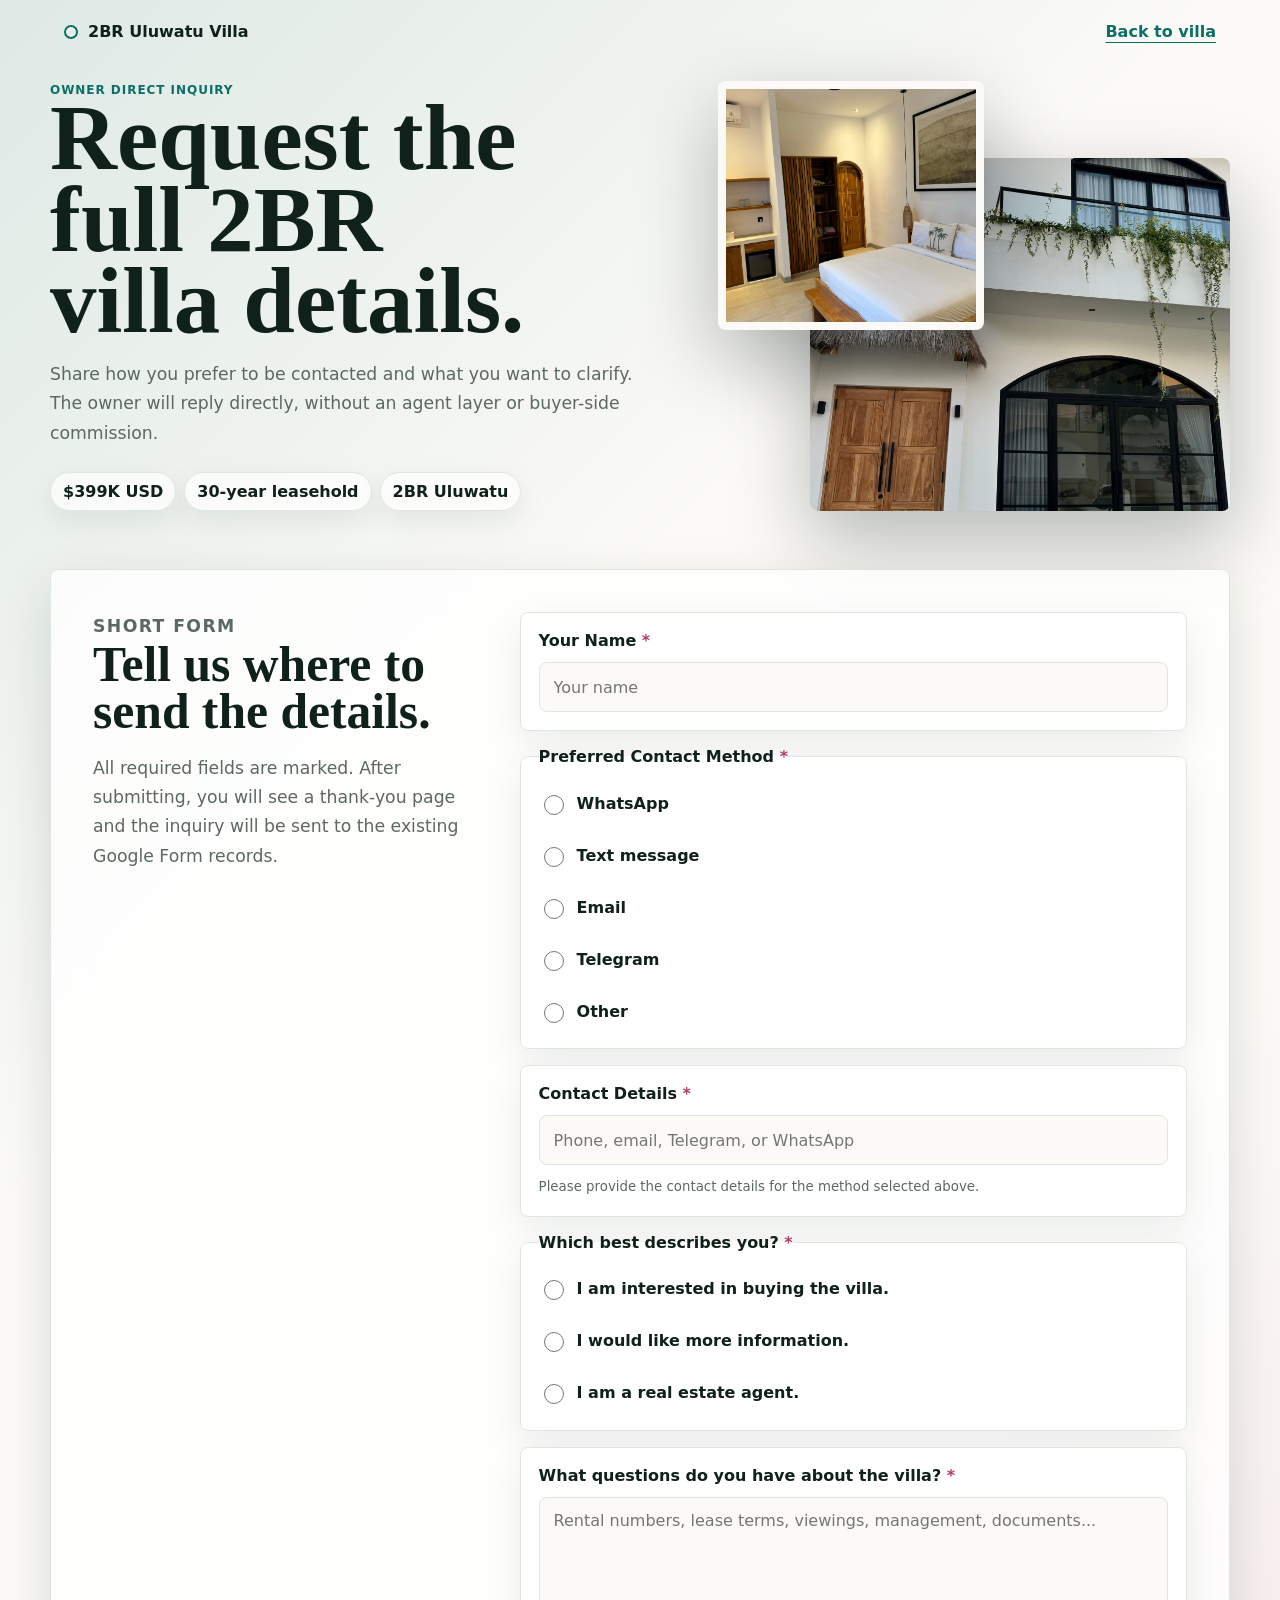
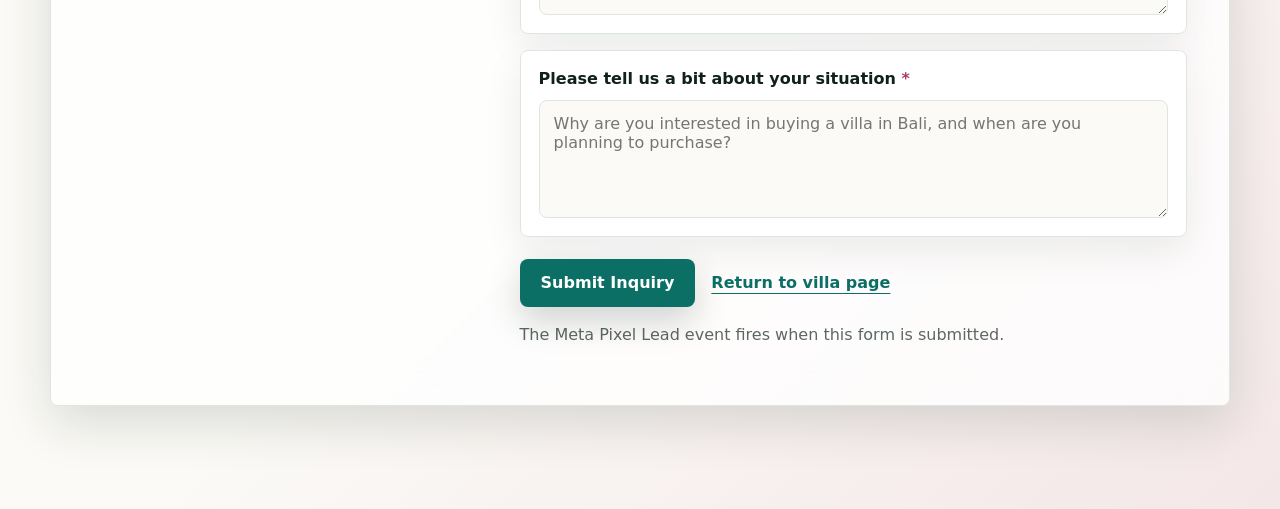
<file: inquiry.html>
<!doctype html>
<html lang="en">
  <head>
    <meta charset="utf-8">
    <meta name="viewport" content="width=device-width, initial-scale=1">
    <meta name="description" content="Request direct details for the 2BR Uluwatu leasehold villa.">
    <meta property="og:title" content="Request Details - 2BR Uluwatu Villa">
    <meta property="og:description" content="Send a direct inquiry to the owner of the 2BR Uluwatu villa.">
    <meta property="og:image" content="assets/images/villa-13.jpg">
    <title>Request Details - 2BR Uluwatu Villa</title>
    <!-- Meta Pixel Code -->
    <script>
      !function(f,b,e,v,n,t,s)
      {if(f.fbq)return;n=f.fbq=function(){n.callMethod?
      n.callMethod.apply(n,arguments):n.queue.push(arguments)};
      if(!f._fbq)f._fbq=n;n.push=n;n.loaded=!0;n.version='2.0';
      n.queue=[];t=b.createElement(e);t.async=!0;
      t.src=v;s=b.getElementsByTagName(e)[0];
      s.parentNode.insertBefore(t,s)}(window, document,'script',
      'https://connect.facebook.net/en_US/fbevents.js');
      fbq('init', '901657809668723');
      fbq('track', 'PageView');
    </script>
    <!-- End Meta Pixel Code -->
    <link rel="icon" href="data:image/svg+xml,%3Csvg xmlns='http://www.w3.org/2000/svg' viewBox='0 0 64 64'%3E%3Ccircle cx='32' cy='32' r='28' fill='%230b6f66'/%3E%3Cpath d='M21 37c7-16 23-19 25-19-4 15-12 25-25 19z' fill='%23ffffff'/%3E%3C/svg%3E">
    <link rel="preload" as="image" href="assets/images/villa-13.jpg">
    <link rel="stylesheet" href="styles.css">
  </head>
  <body class="form-page">
    <noscript>
      <img height="1" width="1" style="display:none" src="https://www.facebook.com/tr?id=901657809668723&ev=PageView&noscript=1" alt="">
    </noscript>
    <header class="form-header" aria-label="Inquiry page">
      <a class="brand" href="index.html" aria-label="Back to villa landing">
        <span class="brand-mark" aria-hidden="true"></span>
        <span>2BR Uluwatu Villa</span>
      </a>
      <a class="text-link form-header-link" href="index.html">Back to villa</a>
    </header>

    <main class="inquiry-shell">
      <section class="inquiry-hero" aria-labelledby="inquiry-title">
        <div class="inquiry-copy">
          <p class="section-kicker">Owner direct inquiry</p>
          <h1 id="inquiry-title">Request the full 2BR villa details.</h1>
          <p>Share how you prefer to be contacted and what you want to clarify. The owner will reply directly, without an agent layer or buyer-side commission.</p>
          <div class="inquiry-facts" aria-label="Villa facts">
            <span>$399K USD</span>
            <span>30-year leasehold</span>
            <span>2BR Uluwatu</span>
          </div>
        </div>
        <div class="inquiry-media" aria-hidden="true">
          <img src="assets/images/villa-13.jpg" alt="">
          <img src="assets/images/second-bedroom-suite.jpg" alt="">
        </div>
      </section>

      <section class="inquiry-card" aria-labelledby="form-title">
        <div class="form-intro">
          <p class="section-kicker">Short form</p>
          <h2 id="form-title">Tell us where to send the details.</h2>
          <p>All required fields are marked. After submitting, you will see a thank-you page and the inquiry will be sent to the existing Google Form records.</p>
        </div>

        <form
          class="lead-form"
          id="villaInquiryForm"
          action="https://docs.google.com/forms/d/e/1FAIpQLSfPAmbdOsrtb-st2rsuR32dxa7dJsZbyQLRtzg9UUV_Bygfag/formResponse"
          method="POST"
          target="googleFormTarget"
        >
          <input type="hidden" name="fvv" value="1">
          <input type="hidden" name="pageHistory" value="0">
          <input type="hidden" name="fbzx" value="6039802951152467983">

          <label class="form-field">
            <span>Your Name <b>*</b></span>
            <input type="text" name="entry.2094615768" autocomplete="name" required placeholder="Your name">
          </label>

          <fieldset class="form-field option-field">
            <legend>Preferred Contact Method <b>*</b></legend>
            <label><input type="radio" name="entry.1950450755" value="WhatsApp" required> <span>WhatsApp</span></label>
            <label><input type="radio" name="entry.1950450755" value="Text message"> <span>Text message</span></label>
            <label><input type="radio" name="entry.1950450755" value="Email"> <span>Email</span></label>
            <label><input type="radio" name="entry.1950450755" value="Telegram"> <span>Telegram</span></label>
            <label><input type="radio" name="entry.1950450755" value="Other"> <span>Other</span></label>
          </fieldset>

          <label class="form-field">
            <span>Contact Details <b>*</b></span>
            <input type="text" name="entry.620674297" autocomplete="email tel" required placeholder="Phone, email, Telegram, or WhatsApp">
            <small>Please provide the contact details for the method selected above.</small>
          </label>

          <fieldset class="form-field option-field">
            <legend>Which best describes you? <b>*</b></legend>
            <label><input type="radio" name="entry.636507645" value="I am interested in buying the villa." required> <span>I am interested in buying the villa.</span></label>
            <label><input type="radio" name="entry.636507645" value="I would like more information."> <span>I would like more information.</span></label>
            <label><input type="radio" name="entry.636507645" value="I am a real estate agent."> <span>I am a real estate agent.</span></label>
          </fieldset>

          <label class="form-field">
            <span>What questions do you have about the villa? <b>*</b></span>
            <textarea name="entry.1315042934" required placeholder="Rental numbers, lease terms, viewings, management, documents..."></textarea>
          </label>

          <label class="form-field">
            <span>Please tell us a bit about your situation <b>*</b></span>
            <textarea name="entry.1502474641" required placeholder="Why are you interested in buying a villa in Bali, and when are you planning to purchase?"></textarea>
          </label>

          <div class="form-actions">
            <button class="button button-primary" type="submit">Submit Inquiry</button>
            <a class="text-link" href="index.html">Return to villa page</a>
          </div>
          <p class="form-note">The Meta Pixel Lead event fires when this form is submitted.</p>
        </form>
        <iframe class="hidden-frame" name="googleFormTarget" title="Google Form submission"></iframe>
      </section>
    </main>

    <script src="form.js"></script>
  </body>
</html>
</file>
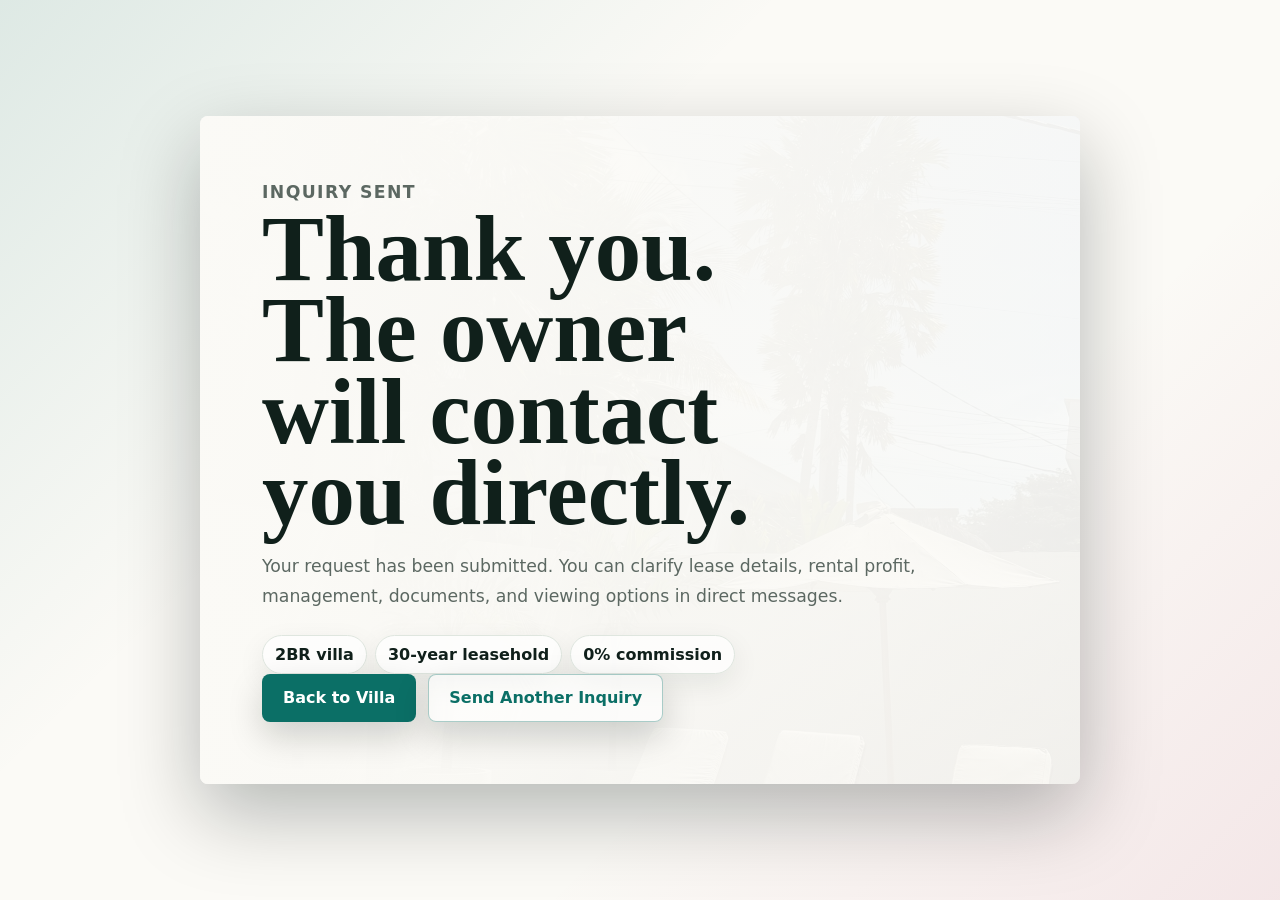
<file: thank-you.html>
<!doctype html>
<html lang="en">
  <head>
    <meta charset="utf-8">
    <meta name="viewport" content="width=device-width, initial-scale=1">
    <meta name="description" content="Thank you for requesting details about the 2BR Uluwatu villa.">
    <meta property="og:title" content="Thank You - 2BR Uluwatu Villa">
    <meta property="og:description" content="Your direct inquiry for the 2BR Uluwatu villa has been sent.">
    <meta property="og:image" content="assets/images/villa-13.jpg">
    <title>Thank You - 2BR Uluwatu Villa</title>
    <!-- Meta Pixel Code -->
    <script>
      !function(f,b,e,v,n,t,s)
      {if(f.fbq)return;n=f.fbq=function(){n.callMethod?
      n.callMethod.apply(n,arguments):n.queue.push(arguments)};
      if(!f._fbq)f._fbq=n;n.push=n;n.loaded=!0;n.version='2.0';
      n.queue=[];t=b.createElement(e);t.async=!0;
      t.src=v;s=b.getElementsByTagName(e)[0];
      s.parentNode.insertBefore(t,s)}(window, document,'script',
      'https://connect.facebook.net/en_US/fbevents.js');
      fbq('init', '901657809668723');
      fbq('track', 'PageView');
    </script>
    <!-- End Meta Pixel Code -->
    <link rel="icon" href="data:image/svg+xml,%3Csvg xmlns='http://www.w3.org/2000/svg' viewBox='0 0 64 64'%3E%3Ccircle cx='32' cy='32' r='28' fill='%230b6f66'/%3E%3Cpath d='M21 37c7-16 23-19 25-19-4 15-12 25-25 19z' fill='%23ffffff'/%3E%3C/svg%3E">
    <link rel="stylesheet" href="styles.css">
  </head>
  <body class="form-page thanks-page">
    <noscript>
      <img height="1" width="1" style="display:none" src="https://www.facebook.com/tr?id=901657809668723&ev=PageView&noscript=1" alt="">
    </noscript>
    <main class="thanks-shell">
      <section class="thanks-card" aria-labelledby="thanks-title">
        <p class="section-kicker">Inquiry sent</p>
        <h1 id="thanks-title">Thank you. The owner will contact you directly.</h1>
        <p>Your request has been submitted. You can clarify lease details, rental profit, management, documents, and viewing options in direct messages.</p>
        <div class="inquiry-facts" aria-label="Villa facts">
          <span>2BR villa</span>
          <span>30-year leasehold</span>
          <span>0% commission</span>
        </div>
        <div class="hero-actions">
          <a class="button button-primary" href="index.html">Back to Villa</a>
          <a class="button button-secondary thanks-secondary" href="inquiry.html">Send Another Inquiry</a>
        </div>
      </section>
    </main>
  </body>
</html>
</file>
<file: styles.css>
:root {
  --ink: #10201b;
  --muted: #5c6862;
  --paper: #fbfaf6;
  --surface: #ffffff;
  --line: #dfe6df;
  --teal: #0b6f66;
  --teal-dark: #064a45;
  --leaf: #2c6b45;
  --rose: #b23b67;
  --sun: #e4b04a;
  --shadow: 0 18px 50px rgba(16, 32, 27, 0.14);
  --radius: 8px;
  font-family: Inter, ui-sans-serif, system-ui, -apple-system, BlinkMacSystemFont, "Segoe UI", sans-serif;
}

* {
  box-sizing: border-box;
}

html {
  scroll-behavior: smooth;
}

section[id] {
  scroll-margin-top: 88px;
}

body {
  margin: 0;
  color: var(--ink);
  background: var(--paper);
  text-rendering: optimizeLegibility;
}

img {
  display: block;
  max-width: 100%;
}

a {
  color: inherit;
}

button,
input,
textarea {
  font: inherit;
}

.site-header {
  position: fixed;
  inset: 0 0 auto 0;
  z-index: 70;
  display: flex;
  align-items: center;
  justify-content: space-between;
  gap: 24px;
  min-height: 72px;
  padding: 14px clamp(18px, 4vw, 56px);
  color: #fff;
  background: rgba(16, 32, 27, 0.55);
  backdrop-filter: blur(14px);
}

.brand,
.nav-links {
  display: flex;
  align-items: center;
}

.brand {
  gap: 10px;
  font-weight: 800;
  text-decoration: none;
  letter-spacing: 0;
  white-space: nowrap;
}

.brand-mark {
  width: 14px;
  height: 14px;
  border: 2px solid currentColor;
  border-radius: 50%;
  box-shadow: inset 0 0 0 3px rgba(255, 255, 255, 0.3);
}

.nav-links {
  gap: clamp(14px, 2.5vw, 32px);
  font-size: 0.92rem;
}

.nav-links a {
  text-decoration: none;
  opacity: 0.88;
}

.nav-links a:hover,
.nav-links a:focus-visible {
  opacity: 1;
}

.menu-toggle {
  display: none;
  width: 44px;
  height: 44px;
  place-items: center;
  gap: 4px;
  padding: 0;
  border: 1px solid rgba(255, 255, 255, 0.22);
  border-radius: 50%;
  color: inherit;
  background: rgba(255, 255, 255, 0.1);
  cursor: pointer;
}

.menu-toggle span {
  display: block;
  width: 18px;
  height: 2px;
  border-radius: 999px;
  background: currentColor;
  transition: transform 220ms ease, opacity 220ms ease;
}

.hero {
  position: relative;
  min-height: 88svh;
  display: grid;
  align-items: end;
  overflow: hidden;
  color: #fff;
  padding: 120px clamp(18px, 5vw, 72px) clamp(28px, 5vw, 64px);
  isolation: isolate;
}

.hero-image,
.hero-shade {
  position: absolute;
  inset: 0;
  width: 100%;
  height: 100%;
}

.hero-image {
  object-fit: cover;
  object-position: 50% 55%;
  z-index: -2;
}

.hero-shade {
  z-index: -1;
  background: rgba(9, 18, 15, 0.44);
}

.hero-content {
  width: min(720px, 100%);
}

.eyebrow,
.section-kicker,
.fact-label,
.metric span,
.quick-strip span {
  margin: 0;
  text-transform: uppercase;
  letter-spacing: 0.08em;
  font-size: 0.75rem;
  font-weight: 800;
}

.eyebrow {
  color: #d8fff6;
}

.eyebrow.dark,
.section-kicker {
  color: var(--teal);
}

h1,
h2,
p {
  margin-top: 0;
}

h1 {
  max-width: 10ch;
  margin-bottom: 18px;
  font-family: Georgia, "Times New Roman", serif;
  font-size: 8.25rem;
  line-height: 0.88;
  letter-spacing: 0;
}

h2 {
  margin-bottom: 18px;
  font-family: Georgia, "Times New Roman", serif;
  font-size: 4.6rem;
  line-height: 0.95;
  letter-spacing: 0;
}

.hero-copy {
  width: min(620px, 100%);
  margin-bottom: 28px;
  font-size: 1.24rem;
  line-height: 1.55;
  color: rgba(255, 255, 255, 0.9);
}

.hero-actions,
.section-heading,
.hero-panel,
.quick-strip,
.returns-layout,
.contact-band,
.site-footer {
  display: flex;
}

.hero-actions {
  flex-wrap: wrap;
  gap: 12px;
}

.button {
  display: inline-flex;
  min-height: 48px;
  align-items: center;
  justify-content: center;
  border: 1px solid transparent;
  border-radius: var(--radius);
  padding: 13px 20px;
  font-weight: 800;
  text-decoration: none;
  cursor: pointer;
  transition: transform 180ms ease, background 180ms ease, border-color 180ms ease;
}

.button:hover,
.button:focus-visible {
  transform: translateY(-1px);
}

.button-primary {
  background: var(--teal);
  color: #fff;
}

.button-primary:hover,
.button-primary:focus-visible {
  background: var(--teal-dark);
}

.button-secondary {
  color: #fff;
  border-color: rgba(255, 255, 255, 0.58);
  background: rgba(255, 255, 255, 0.12);
}

.hero-panel {
  position: absolute;
  right: clamp(18px, 5vw, 72px);
  bottom: clamp(28px, 5vw, 64px);
  gap: 1px;
  overflow: hidden;
  border: 1px solid rgba(255, 255, 255, 0.18);
  border-radius: var(--radius);
  background: rgba(255, 255, 255, 0.12);
  backdrop-filter: blur(16px);
}

.hero-panel div {
  min-width: 138px;
  padding: 18px;
  background: rgba(16, 32, 27, 0.28);
}

.fact-label {
  display: block;
  margin-bottom: 8px;
  color: rgba(255, 255, 255, 0.68);
}

.hero-panel strong {
  font-size: 1.34rem;
}

.quick-strip {
  width: min(1120px, calc(100% - 36px));
  margin: -1px auto 0;
  display: grid;
  grid-template-columns: repeat(3, minmax(0, 1fr));
  border: 1px solid var(--line);
  border-radius: 0 0 var(--radius) var(--radius);
  background: var(--surface);
  box-shadow: var(--shadow);
}

.quick-strip div {
  padding: 22px clamp(16px, 3vw, 30px);
  border-right: 1px solid var(--line);
}

.quick-strip div:last-child {
  border-right: 0;
}

.quick-strip span {
  display: block;
  margin-bottom: 7px;
  color: var(--muted);
}

.quick-strip strong {
  font-size: 1.28rem;
}

.section {
  width: min(1180px, calc(100% - 36px));
  margin: 0 auto;
  padding: clamp(70px, 10vw, 132px) 0;
}

.intro-grid {
  display: grid;
  grid-template-columns: minmax(0, 0.95fr) minmax(280px, 0.72fr);
  gap: clamp(28px, 6vw, 86px);
  align-items: start;
}

.intro-copy {
  color: var(--muted);
  font-size: 1.08rem;
  line-height: 1.75;
}

.intro-copy p:last-child,
.feature-content p:last-child,
.showcase-copy p:last-child,
.contact-copy p:last-child,
.lead {
  margin-bottom: 0;
}

.feature-band {
  display: grid;
  grid-template-columns: minmax(0, 1.05fr) minmax(320px, 0.95fr);
  align-items: center;
  gap: clamp(26px, 5vw, 76px);
  padding: clamp(28px, 5vw, 64px) clamp(18px, 5vw, 72px);
  background: #edf7f2;
}

.feature-media {
  aspect-ratio: 5 / 4;
  overflow: hidden;
  border-radius: var(--radius);
  box-shadow: var(--shadow);
}

.feature-media img,
.showcase-images img,
.gallery-item img {
  width: 100%;
  height: 100%;
  object-fit: cover;
}

.feature-content {
  max-width: 620px;
}

.feature-content p,
.lead,
.showcase-copy p,
.contact-copy p {
  color: var(--muted);
  font-size: 1.08rem;
  line-height: 1.7;
}

.check-list {
  display: grid;
  gap: 10px;
  margin: 24px 0 0;
  padding: 0;
  list-style: none;
}

.check-list li {
  position: relative;
  padding-left: 28px;
  color: var(--ink);
  font-weight: 700;
}

.check-list li::before {
  content: "";
  position: absolute;
  left: 0;
  top: 0.62em;
  width: 12px;
  height: 2px;
  background: var(--rose);
}

.returns-layout {
  align-items: start;
  justify-content: space-between;
  gap: clamp(28px, 6vw, 80px);
}

.returns-layout > div:first-child {
  flex: 1 1 520px;
}

.metric-grid {
  flex: 0 1 520px;
  display: grid;
  grid-template-columns: repeat(2, minmax(0, 1fr));
  gap: 12px;
}

.metric {
  min-height: 150px;
  padding: 22px;
  border: 1px solid var(--line);
  border-radius: var(--radius);
  background: var(--surface);
}

.metric span {
  display: block;
  margin-bottom: 18px;
  color: var(--muted);
}

.metric strong {
  display: block;
  font-size: 2.15rem;
  line-height: 1;
}

.split-showcase {
  display: grid;
  grid-template-columns: minmax(280px, 0.72fr) minmax(0, 1.2fr);
  gap: clamp(28px, 6vw, 84px);
  align-items: center;
  padding: clamp(28px, 5vw, 64px) clamp(18px, 5vw, 72px) clamp(76px, 11vw, 138px);
}

.showcase-copy {
  max-width: 520px;
}

.showcase-images {
  display: grid;
  grid-template-columns: repeat(2, minmax(0, 1fr));
  gap: 14px;
}

.showcase-images img {
  aspect-ratio: 4 / 5;
  border-radius: var(--radius);
  box-shadow: var(--shadow);
}

.showcase-images img:nth-child(2) {
  margin-top: 56px;
}

.section-heading {
  align-items: end;
  justify-content: space-between;
  gap: 24px;
  margin-bottom: 30px;
}

.section-heading h2 {
  margin-bottom: 0;
}

.text-link {
  color: var(--teal);
  font-weight: 800;
  text-underline-offset: 5px;
}

.gallery-section {
  padding-top: 0;
}

.gallery {
  display: grid;
  grid-template-columns: repeat(4, minmax(0, 1fr));
  grid-auto-flow: dense;
  gap: 12px;
}

.gallery-item {
  display: block;
  min-width: 0;
  aspect-ratio: 1 / 1;
  overflow: hidden;
  border: 0;
  border-radius: var(--radius);
  padding: 0;
  background: #dce8e3;
  cursor: zoom-in;
}

.gallery-item.tall {
  grid-row: span 2;
  aspect-ratio: auto;
}

.gallery-item.wide {
  grid-column: span 2;
  aspect-ratio: 2 / 1;
}

.gallery-item img {
  transition: transform 260ms ease;
}

.gallery-item:hover img,
.gallery-item:focus-visible img {
  transform: scale(1.035);
}

.contact-band {
  align-items: start;
  justify-content: space-between;
  gap: clamp(28px, 6vw, 84px);
  padding: clamp(64px, 9vw, 112px) clamp(18px, 5vw, 72px);
  background: var(--ink);
  color: #fff;
}

.contact-copy {
  max-width: 620px;
}

.contact-copy .section-kicker {
  color: #8fe4d6;
}

.contact-copy p {
  color: rgba(255, 255, 255, 0.76);
}

.site-footer {
  align-items: center;
  justify-content: space-between;
  gap: 16px;
  padding: 28px clamp(18px, 5vw, 72px);
  color: var(--muted);
  background: var(--surface);
}

.site-footer p {
  margin: 0;
}

.site-footer a {
  color: var(--teal);
  font-weight: 800;
}

.lightbox {
  width: min(980px, calc(100% - 28px));
  max-height: calc(100svh - 28px);
  border: 0;
  border-radius: var(--radius);
  padding: 0;
  overflow: hidden;
  background: #07100d;
  color: #fff;
}

.lightbox::backdrop {
  background: rgba(5, 10, 8, 0.82);
}

.lightbox img {
  width: 100%;
  max-height: calc(100svh - 92px);
  object-fit: contain;
  background: #07100d;
}

.lightbox button {
  position: absolute;
  z-index: 2;
  width: 42px;
  height: 42px;
  border: 1px solid rgba(255, 255, 255, 0.3);
  border-radius: 50%;
  color: #fff;
  background: rgba(16, 32, 27, 0.72);
  cursor: pointer;
}

.lightbox-close {
  top: 12px;
  right: 12px;
}

.lightbox-prev,
.lightbox-next {
  top: 50%;
  transform: translateY(-50%);
}

.lightbox-prev {
  left: 12px;
}

.lightbox-next {
  right: 12px;
}

.lightbox-caption {
  margin: 0;
  padding: 14px 18px 18px;
  color: rgba(255, 255, 255, 0.82);
}

.form-page {
  min-height: 100svh;
  background:
    linear-gradient(135deg, rgba(11, 111, 102, 0.12), transparent 36%),
    linear-gradient(315deg, rgba(178, 59, 103, 0.1), transparent 34%),
    var(--paper);
}

.form-header {
  position: relative;
  z-index: 2;
  display: flex;
  align-items: center;
  justify-content: space-between;
  gap: 18px;
  padding: 22px clamp(18px, 5vw, 72px);
  color: var(--ink);
}

.form-header .brand-mark {
  color: var(--teal);
}

.form-header-link {
  white-space: nowrap;
}

.inquiry-shell {
  width: min(1180px, calc(100% - 36px));
  margin: 0 auto;
  padding: 18px 0 clamp(60px, 8vw, 110px);
}

.inquiry-hero {
  display: grid;
  grid-template-columns: minmax(0, 0.92fr) minmax(320px, 0.78fr);
  gap: clamp(24px, 5vw, 72px);
  align-items: end;
  margin-bottom: clamp(28px, 5vw, 58px);
}

.inquiry-copy {
  max-width: 720px;
}

.inquiry-copy h1,
.thanks-card h1 {
  max-width: 11ch;
  color: var(--ink);
  font-size: 5.8rem;
}

.inquiry-copy p:not(.section-kicker),
.form-intro p,
.thanks-card p {
  color: var(--muted);
  font-size: 1.08rem;
  line-height: 1.7;
}

.inquiry-facts {
  display: flex;
  flex-wrap: wrap;
  gap: 8px;
  margin-top: 24px;
}

.inquiry-facts span {
  border: 1px solid var(--line);
  border-radius: 999px;
  padding: 9px 12px;
  color: var(--ink);
  background: rgba(255, 255, 255, 0.72);
  box-shadow: 0 10px 28px rgba(16, 32, 27, 0.08);
  font-weight: 800;
}

.inquiry-media {
  position: relative;
  min-height: 430px;
}

.inquiry-media img {
  position: absolute;
  overflow: hidden;
  border-radius: var(--radius);
  object-fit: cover;
  box-shadow: var(--deep-shadow);
}

.inquiry-media img:first-child {
  right: 0;
  bottom: 0;
  width: 82%;
  height: 82%;
}

.inquiry-media img:last-child {
  top: 0;
  left: 0;
  width: 52%;
  height: 58%;
  border: 8px solid var(--paper);
}

.inquiry-card {
  display: grid;
  grid-template-columns: minmax(260px, 0.45fr) minmax(0, 0.8fr);
  gap: clamp(22px, 4vw, 56px);
  align-items: start;
  border: 1px solid var(--line);
  border-radius: var(--radius);
  padding: clamp(18px, 4vw, 42px);
  background: rgba(255, 255, 255, 0.78);
  box-shadow: var(--shadow);
  backdrop-filter: blur(18px);
}

.form-intro {
  position: sticky;
  top: 96px;
}

.form-intro h2 {
  font-size: 3.1rem;
}

.lead-form {
  display: grid;
  gap: 16px;
}

.form-field {
  display: grid;
  gap: 12px;
  margin: 0;
  border: 1px solid var(--line);
  border-radius: var(--radius);
  padding: 18px;
  background: #fff;
  box-shadow: 0 14px 38px rgba(16, 32, 27, 0.08);
}

.form-field span,
.form-field legend {
  color: var(--ink);
  font-weight: 900;
}

.form-field b {
  color: var(--rose);
}

.form-field small,
.form-note {
  color: var(--muted);
  line-height: 1.55;
}

.form-field input[type="text"],
.form-field textarea {
  width: 100%;
  min-height: 50px;
  border: 1px solid var(--line);
  border-radius: var(--radius);
  padding: 13px 14px;
  color: var(--ink);
  background: #fbfaf6;
  outline: 0;
  transition: border-color 180ms ease, box-shadow 180ms ease, background 180ms ease;
}

.form-field textarea {
  min-height: 118px;
  resize: vertical;
}

.form-field input[type="text"]:focus,
.form-field textarea:focus {
  border-color: rgba(11, 111, 102, 0.62);
  background: #fff;
  box-shadow: 0 0 0 4px rgba(11, 111, 102, 0.12);
}

.option-field {
  gap: 14px;
}

.option-field legend {
  padding: 0;
}

.option-field label {
  display: flex;
  align-items: center;
  gap: 10px;
  min-height: 38px;
  color: var(--muted);
  cursor: pointer;
}

.option-field input {
  width: 20px;
  height: 20px;
  accent-color: var(--teal);
}

.form-actions {
  display: flex;
  flex-wrap: wrap;
  gap: 16px;
  align-items: center;
  margin-top: 6px;
}

.lead-form.is-submitting {
  opacity: 0.78;
}

.lead-form button:disabled {
  cursor: progress;
  background: var(--teal-dark);
}

.hidden-frame {
  position: absolute;
  width: 1px;
  height: 1px;
  border: 0;
  opacity: 0;
  pointer-events: none;
}

.thanks-page {
  display: grid;
  min-height: 100svh;
  place-items: center;
  padding: 18px;
}

.thanks-shell {
  width: min(880px, 100%);
}

.thanks-card {
  position: relative;
  overflow: hidden;
  border-radius: var(--radius);
  padding: clamp(24px, 6vw, 62px);
  color: var(--ink);
  background:
    linear-gradient(135deg, rgba(255, 255, 255, 0.94), rgba(255, 255, 255, 0.76)),
    url("assets/images/villa-06.jpg") center / cover;
  box-shadow: var(--deep-shadow);
}

.thanks-card::before {
  content: "";
  position: absolute;
  inset: 0;
  background: linear-gradient(90deg, rgba(251, 250, 246, 0.98), rgba(251, 250, 246, 0.7));
}

.thanks-card > * {
  position: relative;
  z-index: 1;
}

.thanks-secondary {
  color: var(--teal);
  border-color: rgba(11, 111, 102, 0.34);
  background: rgba(255, 255, 255, 0.58);
}

@media (max-width: 1060px) {
  .hero {
    align-items: center;
  }

  .hero-panel {
    position: relative;
    right: auto;
    bottom: auto;
    margin-top: 32px;
    width: min(680px, 100%);
  }

  .hero-panel div {
    flex: 1 1 0;
    min-width: 0;
  }

  .intro-grid,
  .feature-band,
  .returns-layout,
  .split-showcase,
  .contact-band {
    grid-template-columns: 1fr;
  }

  .returns-layout,
  .contact-band {
    flex-direction: column;
  }

  .returns-layout {
    gap: 20px;
  }

  .returns-layout > div:first-child {
    flex: 0 1 auto;
  }

  .metric-grid {
    width: 100%;
    flex-basis: auto;
  }

  .gallery {
    grid-template-columns: repeat(3, minmax(0, 1fr));
  }

  .inquiry-hero,
  .inquiry-card {
    grid-template-columns: 1fr;
  }

  .form-intro {
    position: static;
  }

  .inquiry-media {
    min-height: 360px;
  }
}

@media (max-width: 760px) {
  .site-header {
    min-height: 64px;
    padding: 12px 16px;
  }

  .nav-links {
    display: none;
  }

  .menu-toggle {
    display: grid;
  }

  .nav-links {
    position: fixed;
    top: 76px;
    right: 12px;
    left: 12px;
    display: grid;
    gap: 4px;
    padding: 10px;
    border: 1px solid rgba(255, 255, 255, 0.14);
    border-radius: var(--radius);
    background: rgba(9, 25, 20, 0.94);
    box-shadow: 0 24px 60px rgba(3, 16, 13, 0.34);
    opacity: 0;
    pointer-events: none;
    transform: translateY(-12px) scale(0.98);
    transform-origin: top center;
    visibility: hidden;
    transition: opacity 180ms ease, transform 180ms ease, visibility 180ms ease;
  }

  .nav-links a {
    padding: 13px 12px;
    border-radius: 8px;
    background: rgba(255, 255, 255, 0.04);
  }

  .nav-links a::after {
    display: none;
  }

  .is-menu-open .nav-links {
    opacity: 1;
    pointer-events: auto;
    transform: translateY(0) scale(1);
    visibility: visible;
  }

  .is-menu-open .menu-toggle span:nth-child(1) {
    transform: translateY(6px) rotate(45deg);
  }

  .is-menu-open .menu-toggle span:nth-child(2) {
    opacity: 0;
  }

  .is-menu-open .menu-toggle span:nth-child(3) {
    transform: translateY(-6px) rotate(-45deg);
  }

  .hero {
    min-height: 86svh;
    padding: 94px 18px 28px;
  }

  .hero-image {
    object-position: 48% 52%;
  }

  h1 {
    font-size: 4.15rem;
  }

  h2 {
    font-size: 2.72rem;
  }

  .hero-copy {
    font-size: 1rem;
  }

  .hero-actions .button {
    width: 100%;
  }

  .hero-panel {
    display: grid;
    grid-template-columns: 1fr;
    gap: 1px;
  }

  .hero-panel div {
    padding: 14px 16px;
  }

  .quick-strip {
    width: calc(100% - 24px);
    grid-template-columns: 1fr;
  }

  .quick-strip div {
    border-right: 0;
    border-bottom: 1px solid var(--line);
  }

  .quick-strip div:last-child {
    border-bottom: 0;
  }

  .section {
    width: calc(100% - 32px);
    padding: 62px 0;
  }

  .feature-band,
  .split-showcase,
  .contact-band {
    padding-right: 16px;
    padding-left: 16px;
  }

  .feature-media {
    aspect-ratio: 4 / 5;
  }

  .metric-grid,
  .showcase-images {
    grid-template-columns: 1fr;
  }

  .showcase-images img:nth-child(2) {
    margin-top: 0;
  }

  .section-heading {
    display: grid;
    align-items: start;
  }

  .gallery {
    grid-template-columns: repeat(2, minmax(0, 1fr));
    gap: 8px;
  }

  .gallery-item.wide,
  .gallery-item.tall {
    grid-column: auto;
    grid-row: auto;
    aspect-ratio: 1 / 1;
  }

  .site-footer {
    display: grid;
  }

  .form-header {
    padding: 16px;
  }

  .inquiry-shell {
    width: calc(100% - 28px);
    padding-top: 8px;
  }

  .inquiry-copy h1,
  .thanks-card h1 {
    font-size: 3.35rem;
  }

  .inquiry-copy p:not(.section-kicker),
  .form-intro p,
  .thanks-card p {
    font-size: 1rem;
  }

  .inquiry-media {
    min-height: 300px;
  }

  .inquiry-media img:first-child {
    width: 88%;
    height: 82%;
  }

  .inquiry-media img:last-child {
    width: 56%;
    height: 52%;
    border-width: 6px;
  }

  .inquiry-card {
    padding: 14px;
  }

  .form-intro h2 {
    font-size: 2.28rem;
  }

  .form-field {
    padding: 15px;
  }

  .form-actions .button,
  .form-actions .text-link {
    width: 100%;
  }

  .thanks-card .hero-actions .button {
    width: 100%;
  }
}

@media (max-width: 340px) {
  .brand {
    font-size: 0.94rem;
  }

  .hero {
    min-height: 88svh;
  }

  .hero-panel strong,
  .quick-strip strong {
    font-size: 1.05rem;
  }

  .metric {
    min-height: 132px;
    padding: 18px;
  }

  .gallery {
    grid-template-columns: 1fr;
  }
}

@media (prefers-reduced-motion: reduce) {
  *,
  *::before,
  *::after {
    scroll-behavior: auto !important;
    transition-duration: 0.01ms !important;
    animation-duration: 0.01ms !important;
    animation-iteration-count: 1 !important;
  }
}

/* Modern visual layer */
:root {
  --deep-shadow: 0 30px 80px rgba(3, 16, 13, 0.28);
}

body {
  overflow-x: hidden;
  background:
    linear-gradient(180deg, #fbfaf6 0%, #f4f1e8 44%, #fbfaf6 100%);
}

.scroll-progress {
  position: fixed;
  inset: 0 0 auto 0;
  z-index: 60;
  height: 3px;
  background: var(--sun);
  transform: scaleX(var(--scroll, 0));
  transform-origin: left center;
}

.site-header {
  border-bottom: 1px solid rgba(255, 255, 255, 0.12);
  transition: min-height 220ms ease, background 220ms ease, box-shadow 220ms ease;
}

.is-scrolled .site-header {
  min-height: 62px;
  background: rgba(16, 32, 27, 0.84);
  box-shadow: 0 18px 48px rgba(3, 16, 13, 0.2);
}

.brand-mark {
  animation: markPulse 3.2s ease-in-out infinite;
}

.nav-links a {
  position: relative;
}

.nav-links a::after {
  content: "";
  position: absolute;
  right: 0;
  bottom: -7px;
  left: 0;
  height: 1px;
  background: currentColor;
  transform: scaleX(0);
  transform-origin: right;
  transition: transform 220ms ease;
}

.nav-links a:hover::after,
.nav-links a:focus-visible::after {
  transform: scaleX(1);
  transform-origin: left;
}

.hero-image {
  object-position: 50% 60%;
  transform: scale(1.05);
  animation: heroDrift 18s ease-out forwards;
}

.hero-shade {
  background:
    linear-gradient(90deg, rgba(7, 16, 13, 0.72) 0%, rgba(7, 16, 13, 0.42) 48%, rgba(7, 16, 13, 0.2) 100%),
    rgba(9, 18, 15, 0.18);
}

.hero-content {
  position: relative;
  z-index: 2;
  animation: heroCopyIn 900ms cubic-bezier(0.2, 0.8, 0.2, 1) both;
}

h1 {
  max-width: 11ch;
  font-size: 8.25rem;
}

h2 {
  font-size: 4.6rem;
}

.hero-copy {
  font-size: 1.24rem;
}

.hero-chips {
  display: flex;
  flex-wrap: wrap;
  gap: 8px;
  margin: 0 0 22px;
}

.hero-chips span {
  border: 1px solid rgba(255, 255, 255, 0.22);
  border-radius: 999px;
  padding: 8px 11px;
  color: rgba(255, 255, 255, 0.86);
  background: rgba(255, 255, 255, 0.1);
  backdrop-filter: blur(14px);
  font-size: 0.84rem;
  font-weight: 800;
}

.button {
  position: relative;
  overflow: hidden;
  box-shadow: 0 14px 34px rgba(3, 16, 13, 0.18);
  transition: transform 220ms ease, background 220ms ease, border-color 220ms ease, box-shadow 220ms ease;
}

.button::after {
  content: "";
  position: absolute;
  inset: 0;
  background: linear-gradient(110deg, transparent 0%, rgba(255, 255, 255, 0.28) 45%, transparent 62%);
  transform: translateX(-120%);
  transition: transform 520ms ease;
}

.button:hover,
.button:focus-visible {
  transform: translateY(-2px);
  box-shadow: 0 20px 48px rgba(3, 16, 13, 0.24);
}

.button:hover::after,
.button:focus-visible::after {
  transform: translateX(120%);
}

.hero-panel {
  box-shadow: var(--deep-shadow);
  animation: panelIn 900ms 180ms cubic-bezier(0.2, 0.8, 0.2, 1) both;
}

.hero-panel strong {
  font-size: 1.42rem;
}

.hero-orbit {
  position: absolute;
  top: 118px;
  right: clamp(18px, 5vw, 72px);
  z-index: 1;
  display: grid;
  gap: 14px;
  pointer-events: none;
}

.hero-orbit img {
  width: 132px;
  aspect-ratio: 4 / 5;
  object-fit: cover;
  border: 1px solid rgba(255, 255, 255, 0.26);
  border-radius: var(--radius);
  box-shadow: var(--deep-shadow);
}

.hero-orbit img:first-child {
  transform: translateX(-28px) rotate(-4deg);
  animation: floatImage 5.6s ease-in-out infinite;
}

.hero-orbit img:last-child {
  transform: rotate(4deg);
  animation: floatImage 6.4s ease-in-out 400ms infinite reverse;
}

.quick-strip {
  transform: translateY(-24px);
}

.quick-strip strong {
  font-size: 1.28rem;
}

.ticker {
  overflow: hidden;
  border-block: 1px solid rgba(16, 32, 27, 0.1);
  background: var(--ink);
  color: #fff;
}

.ticker-track {
  display: flex;
  width: max-content;
  animation: tickerMove 28s linear infinite;
}

.ticker span {
  display: inline-flex;
  align-items: center;
  min-height: 54px;
  padding: 0 28px;
  color: rgba(255, 255, 255, 0.88);
  text-transform: uppercase;
  letter-spacing: 0.08em;
  font-size: 0.78rem;
  font-weight: 900;
  white-space: nowrap;
}

.ticker span::before {
  content: "";
  width: 6px;
  height: 6px;
  margin-right: 28px;
  border-radius: 50%;
  background: var(--sun);
}

.feature-band {
  position: relative;
  overflow: hidden;
}

.feature-band::before {
  content: "";
  position: absolute;
  inset: 0;
  pointer-events: none;
  background-image:
    linear-gradient(rgba(16, 32, 27, 0.07) 1px, transparent 1px),
    linear-gradient(90deg, rgba(16, 32, 27, 0.07) 1px, transparent 1px);
  background-size: 44px 44px;
  -webkit-mask-image: linear-gradient(90deg, black, transparent 72%);
  mask-image: linear-gradient(90deg, black, transparent 72%);
}

.feature-media {
  position: relative;
  aspect-ratio: 4 / 5;
  transform: rotate(-1deg);
}

.feature-media img {
  object-position: center bottom;
  transition: transform 800ms ease;
}

.feature-band:hover .feature-media img {
  transform: scale(1.035);
}

.metric {
  position: relative;
  overflow: hidden;
  transition: transform 220ms ease, box-shadow 220ms ease, border-color 220ms ease;
}

.metric::before {
  content: "";
  position: absolute;
  inset: 0 0 auto 0;
  height: 4px;
  background: var(--sun);
  transform: scaleX(0);
  transform-origin: left;
  transition: transform 280ms ease;
}

.metric:hover {
  transform: translateY(-4px);
  border-color: rgba(11, 111, 102, 0.28);
  box-shadow: var(--shadow);
}

.metric:hover::before {
  transform: scaleX(1);
}

.metric strong {
  font-size: 2.15rem;
}

.showcase-images img {
  transition: transform 320ms ease;
}

.showcase-images img:hover {
  transform: translateY(-6px);
}

.gallery-item {
  position: relative;
  box-shadow: 0 12px 34px rgba(16, 32, 27, 0.1);
  transition: transform 220ms ease, box-shadow 220ms ease;
}

.gallery-item::after {
  content: attr(data-caption);
  position: absolute;
  right: 10px;
  bottom: 10px;
  left: 10px;
  border-radius: var(--radius);
  padding: 9px 10px;
  color: #fff;
  background: rgba(7, 16, 13, 0.62);
  backdrop-filter: blur(12px);
  font-size: 0.82rem;
  font-weight: 800;
  opacity: 0;
  transform: translateY(10px);
  transition: opacity 220ms ease, transform 220ms ease;
}

.gallery-item:hover,
.gallery-item:focus-visible {
  transform: translateY(-3px);
  box-shadow: 0 22px 54px rgba(16, 32, 27, 0.2);
}

.gallery-item:hover::after,
.gallery-item:focus-visible::after {
  opacity: 1;
  transform: translateY(0);
}

.contact-band {
  position: relative;
  overflow: hidden;
}

.contact-band::before {
  content: "";
  position: absolute;
  inset: 0;
  pointer-events: none;
  background-image: linear-gradient(90deg, rgba(255, 255, 255, 0.08) 1px, transparent 1px);
  background-size: 72px 100%;
  opacity: 0.45;
}

.contact-copy,
.contact-card {
  position: relative;
  z-index: 1;
}

.contact-card {
  box-shadow: var(--deep-shadow);
}

.video-band {
  display: grid;
  grid-template-columns: minmax(280px, 0.72fr) minmax(0, 1fr);
  gap: clamp(28px, 6vw, 84px);
  align-items: center;
  padding: clamp(70px, 10vw, 128px) clamp(18px, 5vw, 72px);
  background: var(--surface);
}

.video-copy {
  max-width: 560px;
}

.video-copy p {
  color: var(--muted);
  font-size: 1.08rem;
  line-height: 1.7;
}

.video-frame {
  position: relative;
  overflow: hidden;
  border-radius: var(--radius);
  background: #07100d;
  box-shadow: var(--deep-shadow);
}

.video-frame::before {
  content: "";
  position: absolute;
  inset: 10px;
  z-index: 2;
  pointer-events: none;
  border: 1px solid rgba(255, 255, 255, 0.22);
  border-radius: calc(var(--radius) - 2px);
}

.video-label {
  position: absolute;
  top: 20px;
  left: 20px;
  z-index: 3;
  display: grid;
  gap: 4px;
  padding: 12px 14px;
  border: 1px solid rgba(255, 255, 255, 0.2);
  border-radius: var(--radius);
  color: #fff;
  background: rgba(7, 16, 13, 0.64);
  backdrop-filter: blur(14px);
}

.video-label span {
  color: #8fe4d6;
  text-transform: uppercase;
  letter-spacing: 0.08em;
  font-size: 0.7rem;
  font-weight: 900;
}

.video-label strong {
  font-size: 0.98rem;
}

.video-frame video {
  display: block;
  width: 100%;
  max-height: 760px;
  background: #07100d;
}

.contact-card {
  width: min(500px, 100%);
  display: grid;
  gap: 16px;
  padding: clamp(20px, 3vw, 30px);
  border: 1px solid rgba(255, 255, 255, 0.16);
  border-radius: var(--radius);
  background: rgba(255, 255, 255, 0.08);
}

.contact-card span {
  color: #8fe4d6;
  text-transform: uppercase;
  letter-spacing: 0.08em;
  font-size: 0.75rem;
  font-weight: 900;
}

.contact-card strong {
  color: #fff;
  font-size: 2rem;
  line-height: 1.05;
}

.contact-card p {
  margin: 0;
  color: rgba(255, 255, 255, 0.76);
  line-height: 1.65;
}

.bedroom-layout {
  position: relative;
  overflow: hidden;
  padding: clamp(70px, 10vw, 132px) clamp(18px, 5vw, 72px);
  background: #f3efe5;
}

.bedroom-layout::before {
  content: "";
  position: absolute;
  inset: 0;
  pointer-events: none;
  background:
    linear-gradient(90deg, rgba(16, 32, 27, 0.08) 1px, transparent 1px),
    linear-gradient(rgba(16, 32, 27, 0.06) 1px, transparent 1px);
  background-size: 86px 86px;
  opacity: 0.45;
}

.bedroom-heading {
  position: relative;
  z-index: 1;
  width: min(920px, 100%);
  margin-bottom: clamp(28px, 5vw, 56px);
}

.bedroom-heading p:last-child {
  width: min(640px, 100%);
  color: var(--muted);
  font-size: 1.08rem;
  line-height: 1.7;
}

.bedroom-stage {
  position: relative;
  z-index: 1;
  display: grid;
  grid-template-columns: repeat(2, minmax(0, 1fr));
  gap: clamp(18px, 4vw, 44px);
}

.bedroom-stage::before {
  content: "";
  position: absolute;
  top: 50%;
  right: 18%;
  left: 18%;
  height: 2px;
  background: linear-gradient(90deg, transparent, var(--teal), transparent);
  transform: translateY(-50%);
  opacity: 0.5;
}

.bedroom-card {
  position: relative;
  overflow: hidden;
  min-height: 620px;
  border-radius: var(--radius);
  background: var(--ink);
  box-shadow: var(--deep-shadow);
  transform-style: preserve-3d;
  transition: transform 220ms ease, box-shadow 220ms ease;
}

.bedroom-card:hover {
  box-shadow: 0 38px 90px rgba(3, 16, 13, 0.32);
}

.bedroom-card > img,
.bedroom-photo-pair img {
  width: 100%;
  height: 100%;
  object-fit: cover;
  transition: transform 800ms ease, filter 800ms ease;
}

.bedroom-card:hover > img,
.bedroom-card:hover .bedroom-photo-pair img {
  filter: saturate(1.08);
  transform: scale(1.04);
}

.bedroom-card:hover .bedroom-photo-pair img:last-child {
  transform: rotate(-2deg) scale(1.04);
}

.bedroom-photo-pair {
  position: absolute;
  inset: 0;
}

.bedroom-photo-pair img {
  position: absolute;
  min-width: 0;
  min-height: 0;
}

.bedroom-photo-pair img:first-child {
  inset: 0;
  object-position: 54% 58%;
}

.bedroom-photo-pair img:last-child {
  top: 18px;
  left: 18px;
  z-index: 1;
  width: min(42%, 240px);
  height: 32%;
  border: 1px solid rgba(255, 255, 255, 0.42);
  border-radius: 10px;
  box-shadow: 0 22px 55px rgba(3, 16, 13, 0.38);
  object-position: 32% 50%;
  transform: rotate(-2deg);
}

.bedroom-card::after {
  content: "";
  position: absolute;
  inset: 0;
  background: linear-gradient(180deg, transparent 26%, rgba(7, 16, 13, 0.84));
}

.bedroom-card-copy {
  position: absolute;
  right: 18px;
  bottom: 18px;
  left: 18px;
  z-index: 1;
  display: grid;
  gap: 9px;
  padding: 18px;
  border: 1px solid rgba(255, 255, 255, 0.18);
  border-radius: var(--radius);
  color: #fff;
  background: rgba(7, 16, 13, 0.58);
  backdrop-filter: blur(16px);
  transform: translateZ(28px);
}

.bedroom-card-copy span,
.deal-step span {
  color: #8fe4d6;
  text-transform: uppercase;
  letter-spacing: 0.08em;
  font-size: 0.72rem;
  font-weight: 900;
}

.bedroom-card-copy strong {
  font-family: Georgia, "Times New Roman", serif;
  font-size: 2.1rem;
  line-height: 1;
}

.bedroom-card-copy p {
  margin: 0;
  color: rgba(255, 255, 255, 0.78);
  line-height: 1.55;
}

.annex-suite {
  margin-top: 74px;
}

.deal-flow {
  position: relative;
  overflow: hidden;
  display: grid;
  grid-template-columns: minmax(280px, 0.72fr) minmax(0, 1.25fr);
  gap: clamp(28px, 6vw, 84px);
  padding: clamp(70px, 10vw, 128px) clamp(18px, 5vw, 72px);
  background: var(--ink);
  color: #fff;
}

.deal-flow::before {
  content: "";
  position: absolute;
  inset: 0;
  pointer-events: none;
  background:
    linear-gradient(115deg, rgba(228, 176, 74, 0.12), transparent 32%),
    linear-gradient(90deg, rgba(255, 255, 255, 0.07) 1px, transparent 1px);
  background-size: auto, 76px 100%;
}

.deal-flow-copy,
.deal-steps {
  position: relative;
  z-index: 1;
}

.deal-flow .section-kicker {
  color: #8fe4d6;
}

.deal-flow h2 {
  margin-bottom: 0;
}

.deal-steps {
  display: grid;
  gap: 14px;
}

.deal-step {
  position: relative;
  overflow: hidden;
  display: grid;
  gap: 10px;
  min-height: 170px;
  padding: 24px;
  border: 1px solid rgba(255, 255, 255, 0.14);
  border-radius: var(--radius);
  background: rgba(255, 255, 255, 0.07);
  backdrop-filter: blur(14px);
  transform-style: preserve-3d;
  transition: transform 220ms ease, border-color 220ms ease, background 220ms ease;
}

.deal-step::before {
  content: "";
  position: absolute;
  inset: 0 auto 0 0;
  width: 4px;
  background: var(--sun);
  transform: scaleY(0);
  transform-origin: top;
  transition: transform 320ms ease;
}

.deal-step:hover {
  border-color: rgba(143, 228, 214, 0.36);
  background: rgba(255, 255, 255, 0.1);
}

.deal-step:hover::before {
  transform: scaleY(1);
}

.deal-step strong {
  font-size: 1.35rem;
  line-height: 1.1;
  transform: translateZ(22px);
}

.deal-step p {
  margin: 0;
  color: rgba(255, 255, 255, 0.72);
  line-height: 1.6;
  transform: translateZ(18px);
}

[data-tilt] {
  will-change: transform;
}

.lightbox {
  animation: lightboxIn 220ms ease both;
}

.lightbox button {
  transition: transform 180ms ease, background 180ms ease;
}

.lightbox button:hover,
.lightbox button:focus-visible {
  transform: scale(1.05);
  background: rgba(11, 111, 102, 0.84);
}

.lightbox-prev:hover,
.lightbox-prev:focus-visible,
.lightbox-next:hover,
.lightbox-next:focus-visible {
  transform: translateY(-50%) scale(1.05);
}

.mobile-sticky-cta {
  position: fixed;
  right: 14px;
  bottom: 14px;
  left: 14px;
  z-index: 30;
  display: none;
  min-height: 52px;
  align-items: center;
  justify-content: center;
  border-radius: var(--radius);
  color: #fff;
  background: var(--teal);
  box-shadow: 0 18px 48px rgba(3, 16, 13, 0.32);
  font-weight: 900;
  text-decoration: none;
  opacity: 0;
  pointer-events: none;
  transform: translateY(120%);
  transition: opacity 220ms ease, transform 220ms ease;
}

.js-enabled .reveal {
  opacity: 0;
  transform: translateY(28px);
  transition: opacity 700ms ease var(--reveal-delay, 0ms), transform 700ms ease var(--reveal-delay, 0ms);
}

.js-enabled .reveal.is-visible {
  opacity: 1;
  transform: translateY(0);
}

.quick-strip.reveal.is-visible {
  transform: translateY(-24px);
}

.is-scrolled .mobile-sticky-cta {
  opacity: 1;
  pointer-events: auto;
  transform: translateY(0);
}

.is-sticky-hidden .mobile-sticky-cta {
  opacity: 0;
  pointer-events: none;
  transform: translateY(120%);
}

@keyframes heroDrift {
  from {
    transform: scale(1.08);
  }
  to {
    transform: scale(1.01);
  }
}

@keyframes heroCopyIn {
  from {
    opacity: 0;
    transform: translateY(24px);
  }
  to {
    opacity: 1;
    transform: translateY(0);
  }
}

@keyframes panelIn {
  from {
    opacity: 0;
    transform: translateY(18px);
  }
  to {
    opacity: 1;
    transform: translateY(0);
  }
}

@keyframes floatImage {
  0%,
  100% {
    translate: 0 0;
  }
  50% {
    translate: 0 -12px;
  }
}

@keyframes tickerMove {
  from {
    transform: translateX(0);
  }
  to {
    transform: translateX(-50%);
  }
}

@keyframes markPulse {
  0%,
  100% {
    box-shadow: inset 0 0 0 3px rgba(255, 255, 255, 0.3), 0 0 0 0 rgba(228, 176, 74, 0);
  }
  50% {
    box-shadow: inset 0 0 0 3px rgba(255, 255, 255, 0.3), 0 0 0 7px rgba(228, 176, 74, 0.18);
  }
}

@keyframes lightboxIn {
  from {
    opacity: 0;
    transform: scale(0.98);
  }
  to {
    opacity: 1;
    transform: scale(1);
  }
}

@media (max-width: 1060px) {
  h1 {
    font-size: 6rem;
  }

  h2 {
    font-size: 3.7rem;
  }

  .hero-orbit {
    display: none;
  }
}

@media (max-width: 760px) {
  .hero {
    padding: 92px 18px 32px;
  }

  h1 {
    font-size: 4.15rem;
  }

  h2 {
    font-size: 2.72rem;
  }

  .hero-chips span {
    font-size: 0.78rem;
  }

  .ticker span {
    min-height: 48px;
    padding: 0 20px;
  }

  .site-footer {
    padding-bottom: 86px;
  }

  .mobile-sticky-cta {
    display: flex;
  }
}

@media (max-width: 340px) {
  h1 {
    font-size: 3.45rem;
  }

  h2 {
    font-size: 2.28rem;
  }
}

@media (prefers-reduced-motion: reduce) {
  .hero-image,
  .brand-mark,
  .ticker-track,
  .hero-orbit img {
    animation: none !important;
  }

  .js-enabled .reveal {
    opacity: 1;
    transform: none;
  }
}

@media (max-width: 1060px) {
  .video-band {
    grid-template-columns: 1fr;
  }

  .bedroom-stage,
  .deal-flow {
    grid-template-columns: 1fr;
  }

  .bedroom-stage::before {
    top: 12%;
    right: auto;
    bottom: 12%;
    left: 50%;
    width: 2px;
    height: auto;
    transform: translateX(-50%);
    background: linear-gradient(180deg, transparent, var(--teal), transparent);
  }

  .annex-suite {
    margin-top: 0;
  }
}

@media (max-width: 760px) {
  .bedroom-layout,
  .deal-flow {
    padding-right: 16px;
    padding-left: 16px;
  }

  .bedroom-heading {
    margin-bottom: 24px;
  }

  .bedroom-card {
    min-height: 520px;
  }

  .bedroom-photo-pair {
    display: block;
  }

  .bedroom-photo-pair img:last-child {
    top: 14px;
    left: 14px;
    width: 38%;
    height: 28%;
  }

  .bedroom-card-copy {
    right: 12px;
    bottom: 12px;
    left: 12px;
    padding: 14px;
  }

  .bedroom-card-copy strong {
    font-size: 1.62rem;
  }

  .deal-step {
    min-height: 150px;
    padding: 18px;
  }

  .video-band {
    padding-right: 16px;
    padding-left: 16px;
  }

  .video-frame video {
    max-height: 78svh;
  }

  .contact-card {
    padding: 18px;
  }

  .contact-card strong {
    font-size: 1.55rem;
  }
}

@media (max-width: 420px) {
  .bedroom-card {
    min-height: 470px;
  }
}
</file>
